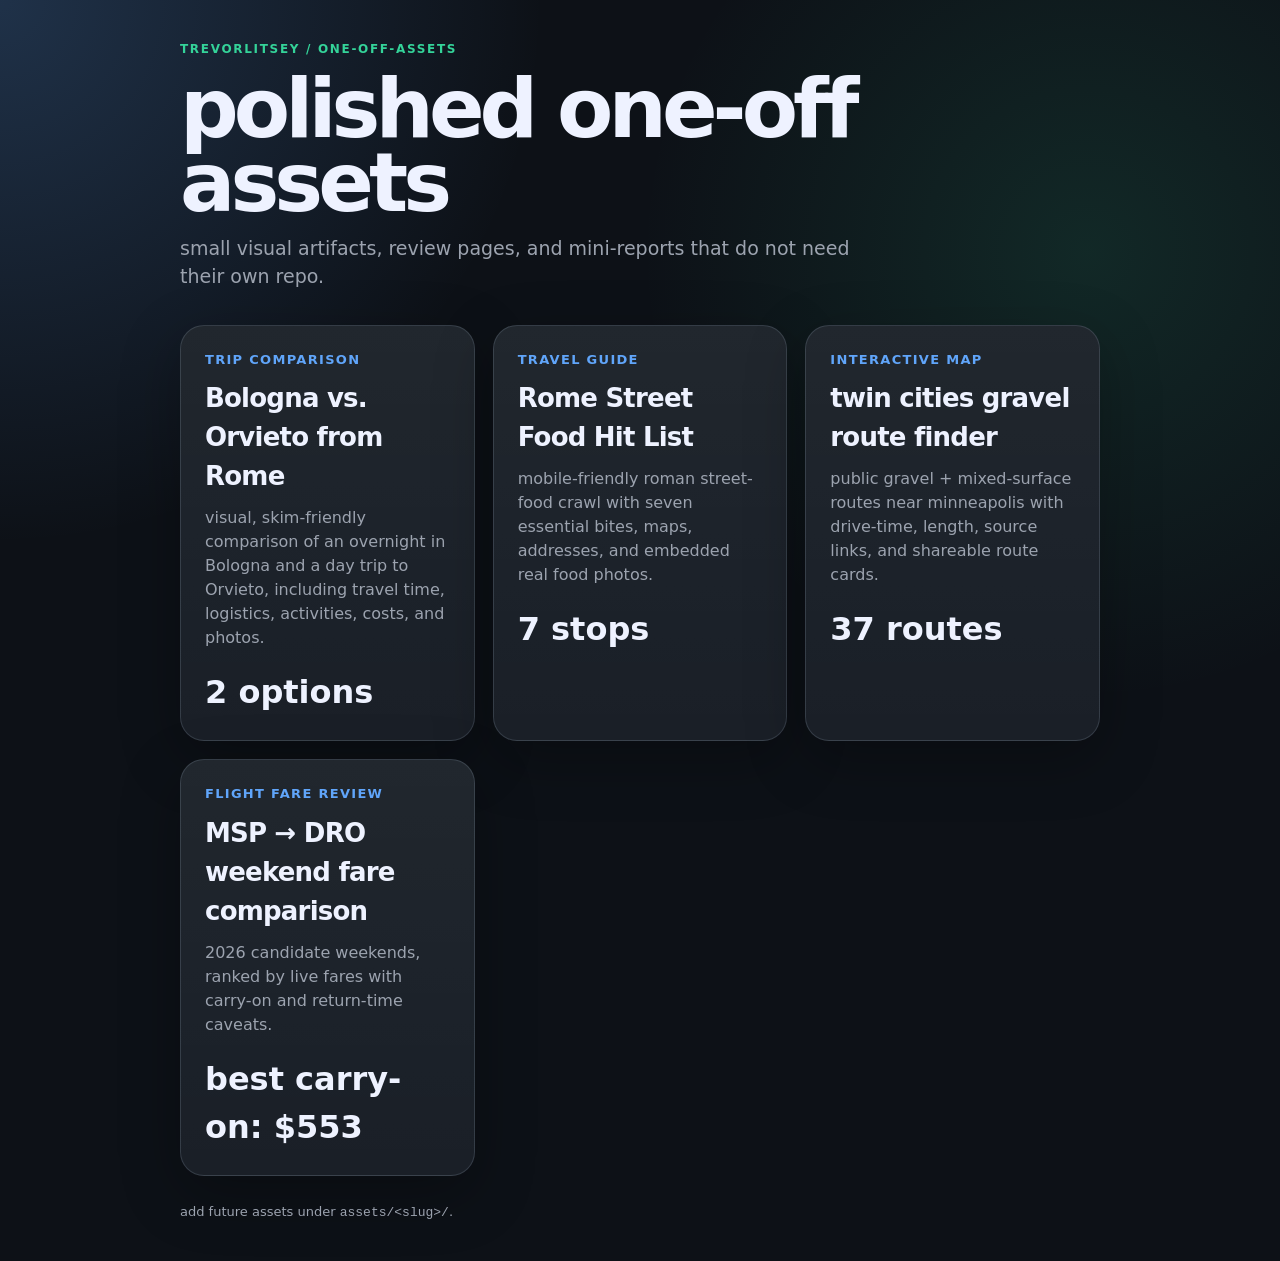
<file: index.html>
<!doctype html>
<html lang="en">
<head>
  <meta charset="utf-8" />
  <meta name="viewport" content="width=device-width, initial-scale=1" />
  <title>one-off assets</title>
  <style>
    :root {
      color-scheme: dark;
      --bg: #0d1117;
      --panel: #151b23;
      --text: #eef2ff;
      --muted: #9ca3af;
      --line: rgba(148, 163, 184, .22);
      --accent: #60a5fa;
      --green: #34d399;
    }
    * { box-sizing: border-box; }
    body {
      margin: 0;
      min-height: 100vh;
      font: 16px/1.5 ui-sans-serif, system-ui, -apple-system, BlinkMacSystemFont, "Segoe UI", sans-serif;
      background:
        radial-gradient(circle at top left, rgba(96, 165, 250, .22), transparent 34rem),
        radial-gradient(circle at 85% 20%, rgba(52, 211, 153, .12), transparent 28rem),
        var(--bg);
      color: var(--text);
      display: grid;
      place-items: center;
      padding: 40px 20px;
    }
    main { width: min(920px, 100%); }
    .eyebrow {
      color: var(--green);
      text-transform: uppercase;
      letter-spacing: .14em;
      font-size: 12px;
      font-weight: 700;
      margin-bottom: 14px;
    }
    h1 {
      margin: 0 0 14px;
      font-size: clamp(40px, 8vw, 82px);
      line-height: .9;
      letter-spacing: -.06em;
    }
    .lede {
      max-width: 680px;
      margin: 0 0 34px;
      color: var(--muted);
      font-size: 19px;
    }
    .grid {
      display: grid;
      grid-template-columns: repeat(auto-fit, minmax(260px, 1fr));
      gap: 18px;
    }
    a.card {
      display: block;
      padding: 24px;
      border: 1px solid var(--line);
      border-radius: 24px;
      background: linear-gradient(180deg, rgba(255,255,255,.05), rgba(255,255,255,.02)), var(--panel);
      color: inherit;
      text-decoration: none;
      box-shadow: 0 18px 60px rgba(0, 0, 0, .28);
      transition: transform .18s ease, border-color .18s ease;
    }
    a.card:hover { transform: translateY(-3px); border-color: rgba(96, 165, 250, .7); }
    .tag { color: var(--accent); font-size: 13px; font-weight: 700; text-transform: uppercase; letter-spacing: .1em; }
    h2 { margin: 10px 0 10px; font-size: 26px; letter-spacing: -.03em; }
    .meta { color: var(--muted); margin: 0; }
    .price { margin-top: 18px; font-size: 32px; font-weight: 800; }
    footer { margin-top: 26px; color: var(--muted); font-size: 13px; }
  </style>
</head>
<body>
  <main>
    <div class="eyebrow">trevorlitsey / one-off-assets</div>
    <h1>polished one-off assets</h1>
    <p class="lede">small visual artifacts, review pages, and mini-reports that do not need their own repo.</p>

    <section class="grid" aria-label="assets">

      <a class="card" href="assets/rome-escape-bologna-orvieto/">
        <div class="tag">trip comparison</div>
        <h2>Bologna vs. Orvieto from Rome</h2>
        <p class="meta">visual, skim-friendly comparison of an overnight in Bologna and a day trip to Orvieto, including travel time, logistics, activities, costs, and photos.</p>
        <div class="price">2 options</div>
      </a>

      <a class="card" href="assets/rome-street-food-hit-list/">
        <div class="tag">travel guide</div>
        <h2>Rome Street Food Hit List</h2>
        <p class="meta">mobile-friendly roman street-food crawl with seven essential bites, maps, addresses, and embedded real food photos.</p>
        <div class="price">7 stops</div>
      </a>
      <a class="card" href="assets/gravel-routes/">
        <div class="tag">interactive map</div>
        <h2>twin cities gravel route finder</h2>
        <p class="meta">public gravel + mixed-surface routes near minneapolis with drive-time, length, source links, and shareable route cards.</p>
        <div class="price">37 routes</div>
      </a>

      <a class="card" href="assets/durango-flight-fares-2026/">
        <div class="tag">flight fare review</div>
        <h2>MSP → DRO weekend fare comparison</h2>
        <p class="meta">2026 candidate weekends, ranked by live fares with carry-on and return-time caveats.</p>
        <div class="price">best carry-on: $553</div>
      </a>
    </section>

    <footer>add future assets under <code>assets/&lt;slug&gt;/</code>.</footer>
  </main>
</body>
</html>
</file>
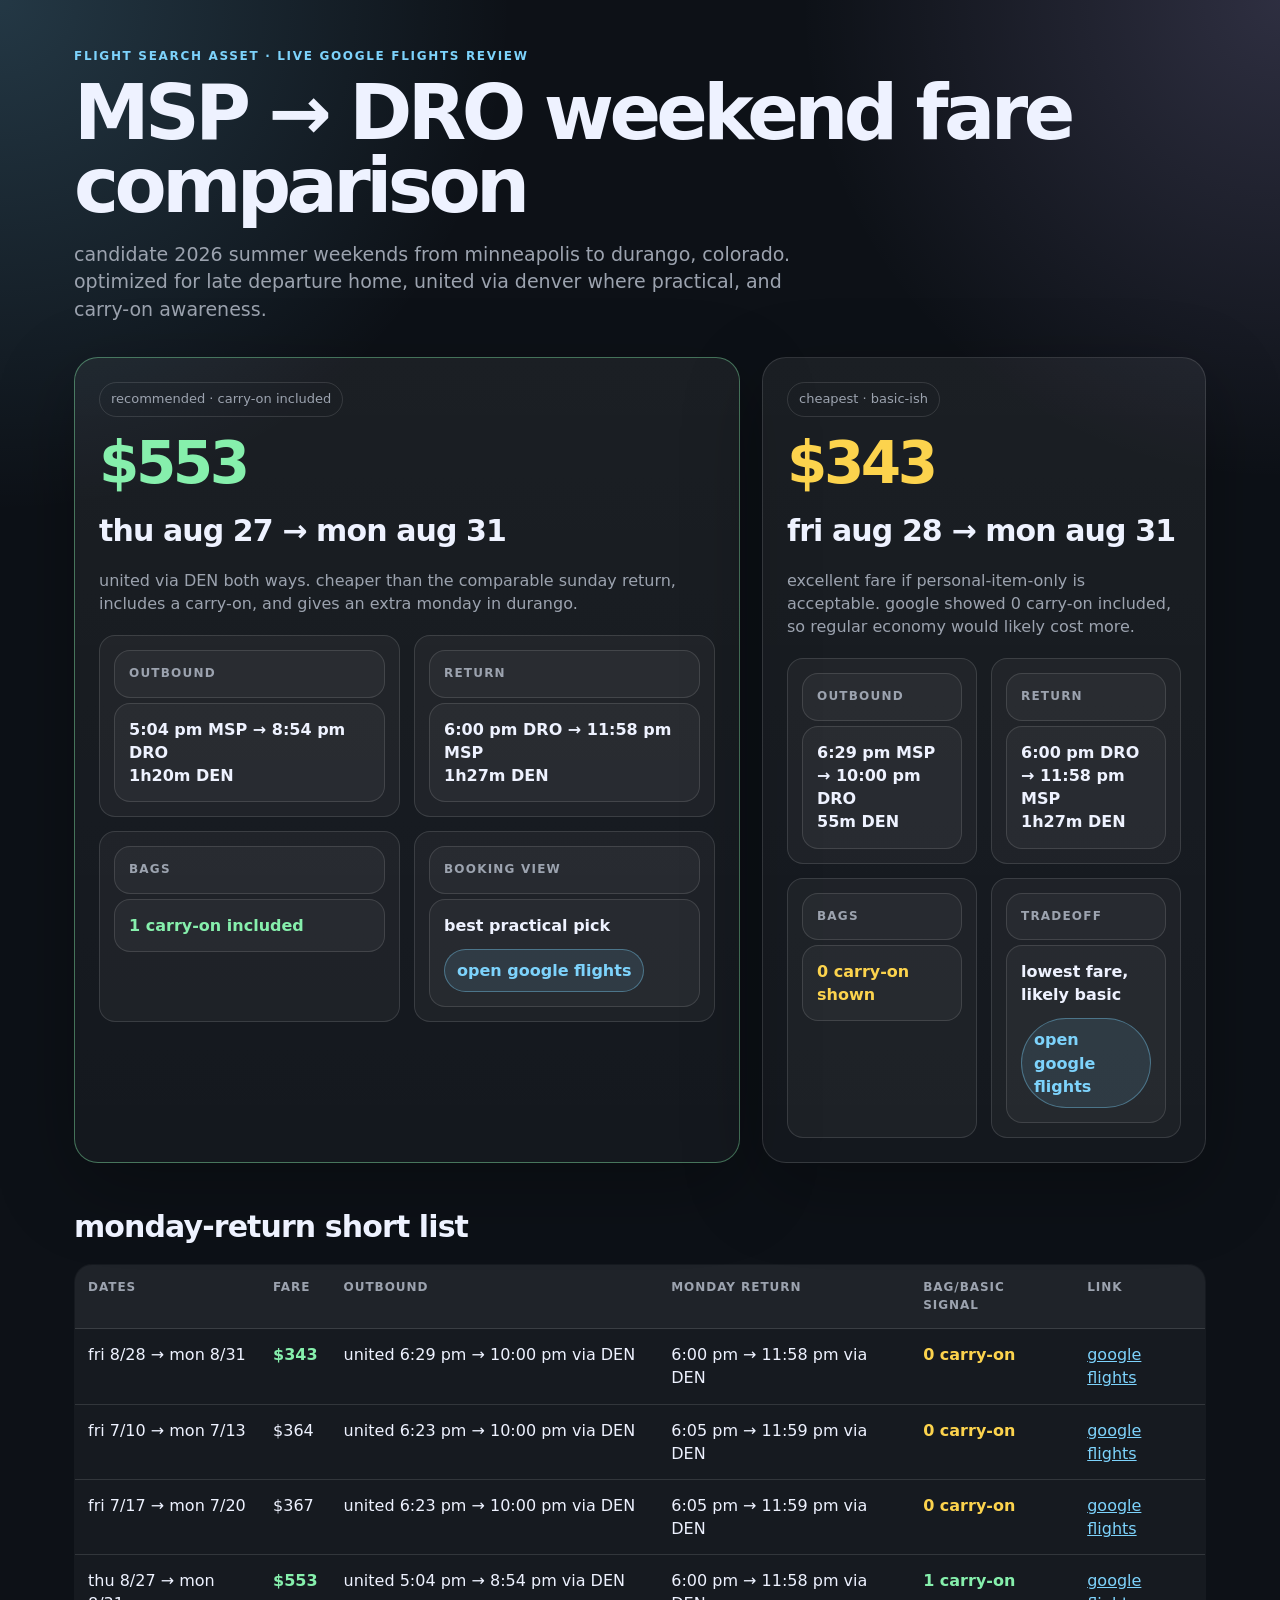
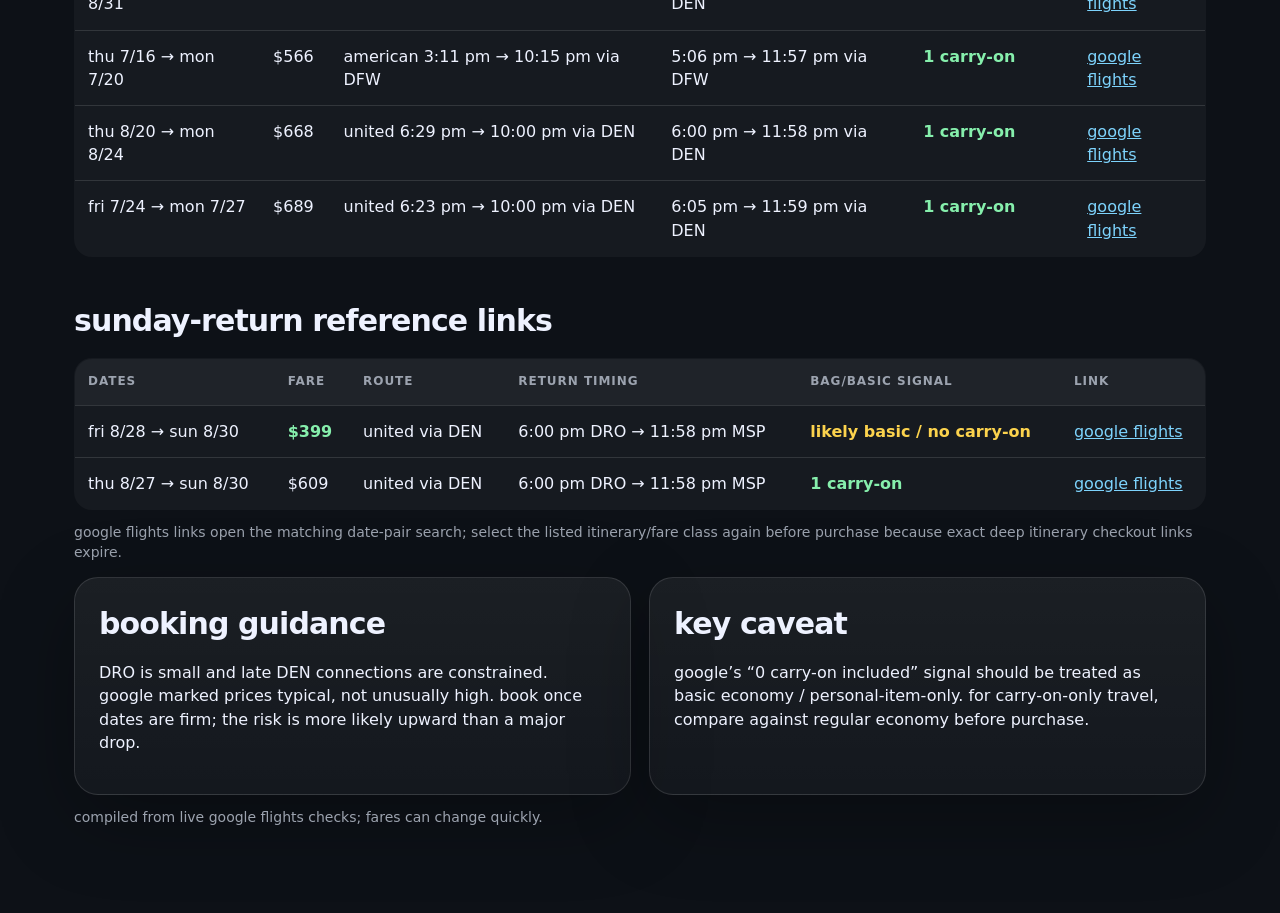
<file: assets/durango-flight-fares-2026/index.html>
<!doctype html>
<html lang="en">
<head>
  <meta charset="utf-8" />
  <meta name="viewport" content="width=device-width, initial-scale=1" />
  <title>MSP → DRO 2026 fare comparison</title>
  <style>
    :root {
      --bg: #0d1117;
      --panel: #151b23;
      --panel-2: #1f2937;
      --text: #eef2ff;
      --muted: #9ca3af;
      --line: rgba(255,255,255,.12);
      --blue: #7dd3fc;
      --green: #86efac;
      --amber: #fcd34d;
      --red: #fca5a5;
      --purple: #c4b5fd;
    }
    * { box-sizing: border-box; }
    body {
      margin: 0;
      font-family: Inter, ui-sans-serif, system-ui, -apple-system, Segoe UI, Roboto, Helvetica, Arial, sans-serif;
      background: radial-gradient(circle at top left, rgba(125,211,252,.2), transparent 32rem),
                  radial-gradient(circle at top right, rgba(196,181,253,.18), transparent 30rem),
                  var(--bg);
      color: var(--text);
      line-height: 1.45;
    }
    main { max-width: 1180px; margin: 0 auto; padding: 48px 24px 72px; }
    .eyebrow { color: var(--blue); text-transform: uppercase; letter-spacing: .14em; font-size: 12px; font-weight: 800; }
    h1 { font-size: clamp(38px, 6vw, 76px); line-height: .95; margin: 12px 0 18px; letter-spacing: -0.06em; }
    .subtitle { color: var(--muted); max-width: 760px; font-size: 19px; }
    .hero-grid { display: grid; grid-template-columns: 1.2fr .8fr; gap: 22px; margin-top: 34px; }
    .card { background: linear-gradient(180deg, rgba(255,255,255,.06), rgba(255,255,255,.03)); border: 1px solid var(--line); border-radius: 24px; padding: 24px; box-shadow: 0 24px 80px rgba(0,0,0,.28); }
    .winner { border-color: rgba(134,239,172,.42); }
    .price { font-size: 58px; font-weight: 900; letter-spacing: -0.06em; margin: 4px 0; color: var(--green); }
    .tag { display: inline-flex; gap: 8px; align-items: center; border: 1px solid var(--line); border-radius: 999px; padding: 7px 11px; color: var(--muted); font-size: 13px; }
    .meta { display: grid; grid-template-columns: repeat(2, minmax(0, 1fr)); gap: 14px; margin-top: 20px; }
    .meta div { background: rgba(255,255,255,.04); border: 1px solid var(--line); border-radius: 16px; padding: 14px; }
    .label { color: var(--muted); font-size: 12px; text-transform: uppercase; letter-spacing: .1em; font-weight: 800; }
    .value { margin-top: 5px; font-weight: 750; }
    h2 { font-size: 30px; letter-spacing: -0.03em; margin: 42px 0 16px; }
    table { width: 100%; border-collapse: collapse; overflow: hidden; border-radius: 18px; background: rgba(255,255,255,.04); border: 1px solid var(--line); }
    th, td { padding: 14px 13px; text-align: left; border-bottom: 1px solid var(--line); vertical-align: top; }
    th { color: var(--muted); font-size: 12px; text-transform: uppercase; letter-spacing: .08em; background: rgba(255,255,255,.04); }
    tr:last-child td { border-bottom: 0; }
    .good { color: var(--green); font-weight: 800; }
    .warn { color: var(--amber); font-weight: 800; }
    .bad { color: var(--red); font-weight: 800; }
    .pill { display: inline-block; border-radius: 999px; padding: 4px 9px; font-size: 12px; font-weight: 800; background: rgba(125,211,252,.12); color: var(--blue); }
    a { color: var(--blue); }
    .book-link { display: inline-flex; align-items: center; justify-content: center; margin-top: 12px; border: 1px solid rgba(125,211,252,.38); border-radius: 999px; padding: 9px 12px; color: var(--blue); text-decoration: none; font-weight: 850; background: rgba(125,211,252,.10); }
    .book-link:hover { background: rgba(125,211,252,.18); }
    .note { color: var(--muted); font-size: 14px; margin-top: 12px; }
    .two { display: grid; grid-template-columns: repeat(2, minmax(0, 1fr)); gap: 18px; }
    @media (max-width: 820px) { .hero-grid, .two, .meta { grid-template-columns: 1fr; } table { font-size: 13px; } th, td { padding: 10px 8px; } }
  </style>
</head>
<body>
  <main>
    <div class="eyebrow">flight search asset · live google flights review</div>
    <h1>MSP → DRO weekend fare comparison</h1>
    <p class="subtitle">candidate 2026 summer weekends from minneapolis to durango, colorado. optimized for late departure home, united via denver where practical, and carry-on awareness.</p>

    <section class="hero-grid">
      <article class="card winner">
        <span class="tag">recommended · carry-on included</span>
        <div class="price">$553</div>
        <h2 style="margin:0 0 8px">thu aug 27 → mon aug 31</h2>
        <p class="subtitle" style="font-size:16px">united via DEN both ways. cheaper than the comparable sunday return, includes a carry-on, and gives an extra monday in durango.</p>
        <div class="meta">
          <div><div class="label">outbound</div><div class="value">5:04 pm MSP → 8:54 pm DRO<br>1h20m DEN</div></div>
          <div><div class="label">return</div><div class="value">6:00 pm DRO → 11:58 pm MSP<br>1h27m DEN</div></div>
          <div><div class="label">bags</div><div class="value good">1 carry-on included</div></div>
          <div><div class="label">booking view</div><div class="value">best practical pick<br><a class="book-link" href="https://www.google.com/travel/flights/search?q=Google%20Flights%20MSP%20to%20DRO%20Aug%2027%202026%20return%20Aug%2031%202026%201%20traveler%20economy" target="_blank" rel="noopener">open google flights</a></div></div>
        </div>
      </article>

      <article class="card">
        <span class="tag">cheapest · basic-ish</span>
        <div class="price" style="color:var(--amber)">$343</div>
        <h2 style="margin:0 0 8px">fri aug 28 → mon aug 31</h2>
        <p class="subtitle" style="font-size:16px">excellent fare if personal-item-only is acceptable. google showed 0 carry-on included, so regular economy would likely cost more.</p>
        <div class="meta">
          <div><div class="label">outbound</div><div class="value">6:29 pm MSP → 10:00 pm DRO<br>55m DEN</div></div>
          <div><div class="label">return</div><div class="value">6:00 pm DRO → 11:58 pm MSP<br>1h27m DEN</div></div>
          <div><div class="label">bags</div><div class="value warn">0 carry-on shown</div></div>
          <div><div class="label">tradeoff</div><div class="value">lowest fare, likely basic<br><a class="book-link" href="https://www.google.com/travel/flights/search?q=Google%20Flights%20MSP%20to%20DRO%20Aug%2028%202026%20return%20Aug%2031%202026%201%20traveler%20economy" target="_blank" rel="noopener">open google flights</a></div></div>
        </div>
      </article>
    </section>

    <h2>monday-return short list</h2>
    <table>
      <thead><tr><th>dates</th><th>fare</th><th>outbound</th><th>monday return</th><th>bag/basic signal</th><th>link</th></tr></thead>
      <tbody>
        <tr><td>fri 8/28 → mon 8/31</td><td class="good">$343</td><td>united 6:29 pm → 10:00 pm via DEN</td><td>6:00 pm → 11:58 pm via DEN</td><td class="warn">0 carry-on</td><td><a href="https://www.google.com/travel/flights/search?q=Google%20Flights%20MSP%20to%20DRO%20Aug%2028%202026%20return%20Aug%2031%202026%201%20traveler%20economy" target="_blank" rel="noopener">google flights</a></td></tr>
        <tr><td>fri 7/10 → mon 7/13</td><td>$364</td><td>united 6:23 pm → 10:00 pm via DEN</td><td>6:05 pm → 11:59 pm via DEN</td><td class="warn">0 carry-on</td><td><a href="https://www.google.com/travel/flights/search?q=Google%20Flights%20MSP%20to%20DRO%20Jul%2010%202026%20return%20Jul%2013%202026%201%20traveler%20economy" target="_blank" rel="noopener">google flights</a></td></tr>
        <tr><td>fri 7/17 → mon 7/20</td><td>$367</td><td>united 6:23 pm → 10:00 pm via DEN</td><td>6:05 pm → 11:59 pm via DEN</td><td class="warn">0 carry-on</td><td><a href="https://www.google.com/travel/flights/search?q=Google%20Flights%20MSP%20to%20DRO%20Jul%2017%202026%20return%20Jul%2020%202026%201%20traveler%20economy" target="_blank" rel="noopener">google flights</a></td></tr>
        <tr><td>thu 8/27 → mon 8/31</td><td class="good">$553</td><td>united 5:04 pm → 8:54 pm via DEN</td><td>6:00 pm → 11:58 pm via DEN</td><td class="good">1 carry-on</td><td><a href="https://www.google.com/travel/flights/search?q=Google%20Flights%20MSP%20to%20DRO%20Aug%2027%202026%20return%20Aug%2031%202026%201%20traveler%20economy" target="_blank" rel="noopener">google flights</a></td></tr>
        <tr><td>thu 7/16 → mon 7/20</td><td>$566</td><td>american 3:11 pm → 10:15 pm via DFW</td><td>5:06 pm → 11:57 pm via DFW</td><td class="good">1 carry-on</td><td><a href="https://www.google.com/travel/flights/search?q=Google%20Flights%20MSP%20to%20DRO%20Jul%2016%202026%20return%20Jul%2020%202026%201%20traveler%20economy" target="_blank" rel="noopener">google flights</a></td></tr>
        <tr><td>thu 8/20 → mon 8/24</td><td>$668</td><td>united 6:29 pm → 10:00 pm via DEN</td><td>6:00 pm → 11:58 pm via DEN</td><td class="good">1 carry-on</td><td><a href="https://www.google.com/travel/flights/search?q=Google%20Flights%20MSP%20to%20DRO%20Aug%2020%202026%20return%20Aug%2024%202026%201%20traveler%20economy" target="_blank" rel="noopener">google flights</a></td></tr>
        <tr><td>fri 7/24 → mon 7/27</td><td>$689</td><td>united 6:23 pm → 10:00 pm via DEN</td><td>6:05 pm → 11:59 pm via DEN</td><td class="good">1 carry-on</td><td><a href="https://www.google.com/travel/flights/search?q=Google%20Flights%20MSP%20to%20DRO%20Jul%2024%202026%20return%20Jul%2027%202026%201%20traveler%20economy" target="_blank" rel="noopener">google flights</a></td></tr>
      </tbody>
    </table>


    <h2>sunday-return reference links</h2>
    <table>
      <thead><tr><th>dates</th><th>fare</th><th>route</th><th>return timing</th><th>bag/basic signal</th><th>link</th></tr></thead>
      <tbody>
        <tr><td>fri 8/28 → sun 8/30</td><td class="good">$399</td><td>united via DEN</td><td>6:00 pm DRO → 11:58 pm MSP</td><td class="warn">likely basic / no carry-on</td><td><a href="https://www.google.com/travel/flights/search?q=Google%20Flights%20MSP%20to%20DRO%20Aug%2028%202026%20return%20Aug%2030%202026%201%20traveler%20economy" target="_blank" rel="noopener">google flights</a></td></tr>
        <tr><td>thu 8/27 → sun 8/30</td><td>$609</td><td>united via DEN</td><td>6:00 pm DRO → 11:58 pm MSP</td><td class="good">1 carry-on</td><td><a href="https://www.google.com/travel/flights/search?q=Google%20Flights%20MSP%20to%20DRO%20Aug%2027%202026%20return%20Aug%2030%202026%201%20traveler%20economy" target="_blank" rel="noopener">google flights</a></td></tr>
      </tbody>
    </table>
    <p class="note">google flights links open the matching date-pair search; select the listed itinerary/fare class again before purchase because exact deep itinerary checkout links expire.</p>

    <section class="two">
      <article class="card">
        <h2 style="margin-top:0">booking guidance</h2>
        <p>DRO is small and late DEN connections are constrained. google marked prices typical, not unusually high. book once dates are firm; the risk is more likely upward than a major drop.</p>
      </article>
      <article class="card">
        <h2 style="margin-top:0">key caveat</h2>
        <p>google’s “0 carry-on included” signal should be treated as basic economy / personal-item-only. for carry-on-only travel, compare against regular economy before purchase.</p>
      </article>
    </section>

    <p class="note">compiled from live google flights checks; fares can change quickly.</p>
  </main>
</body>
</html>
</file>
